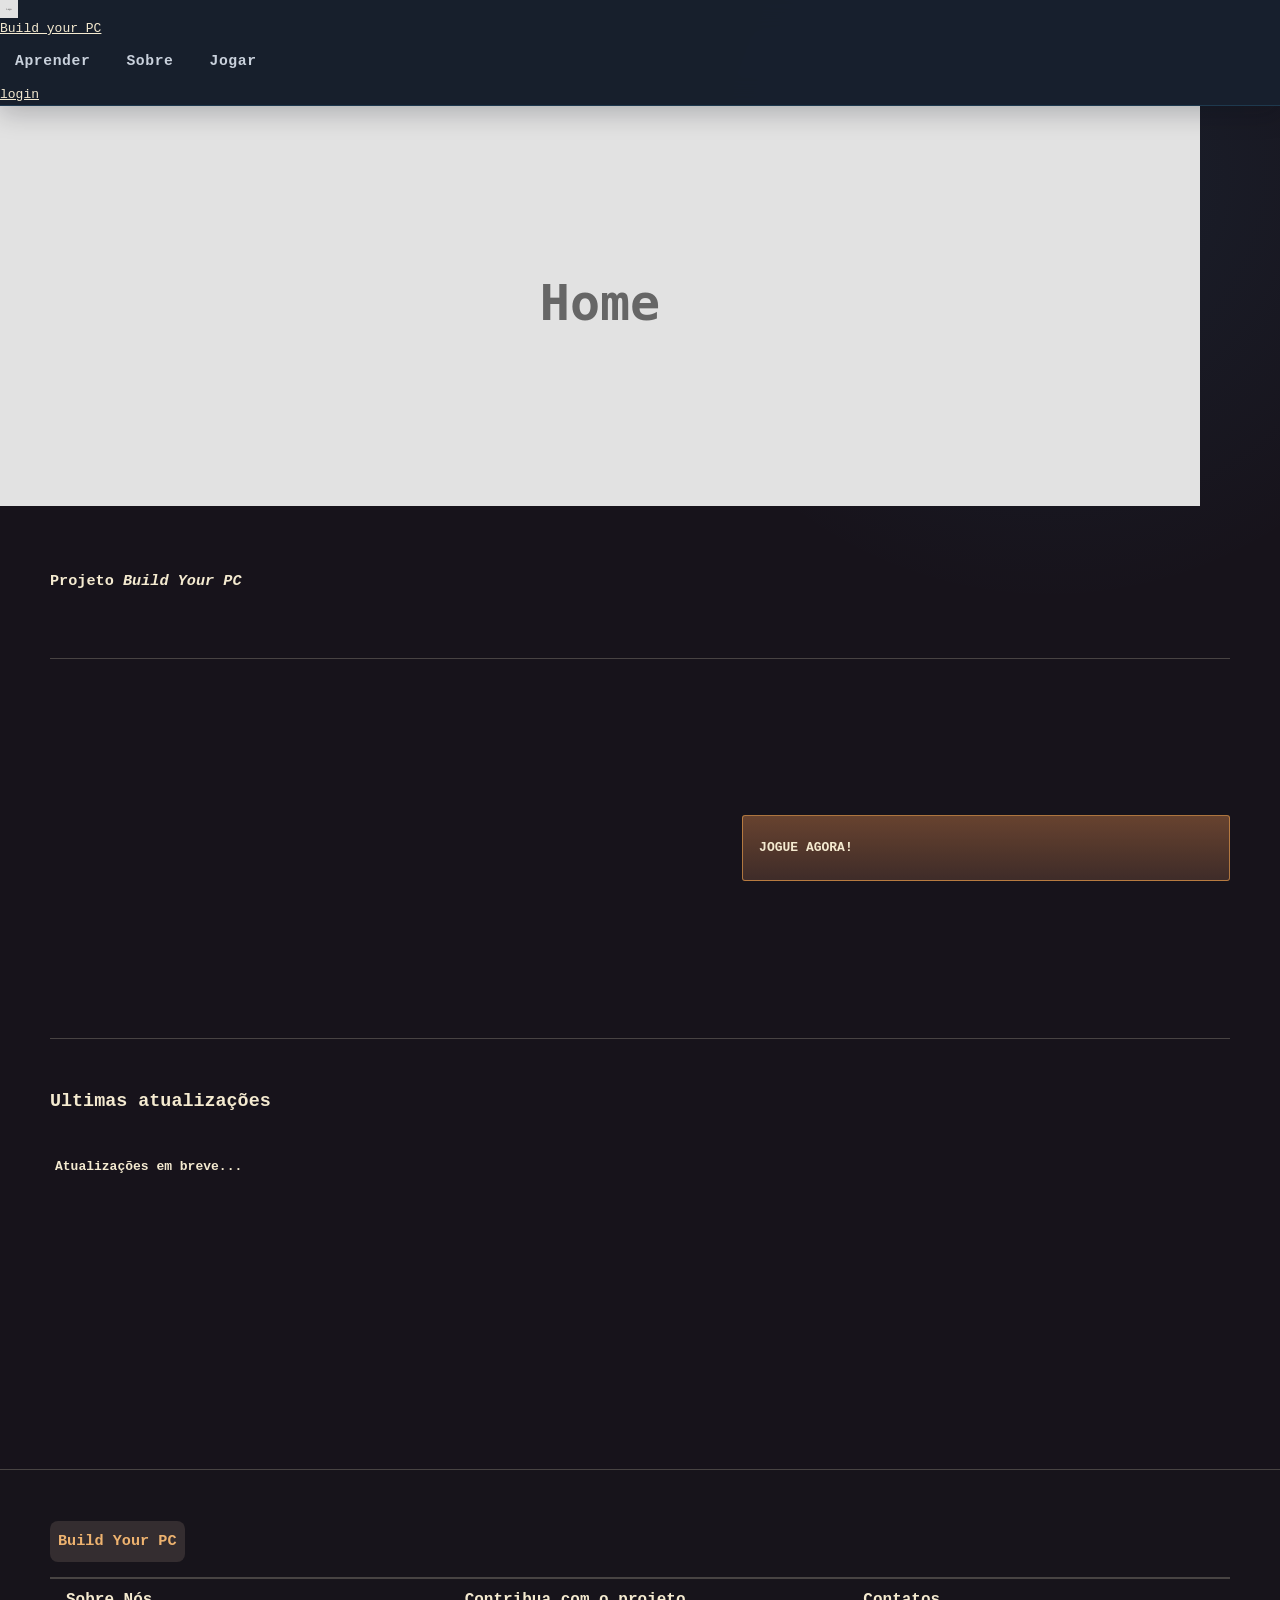
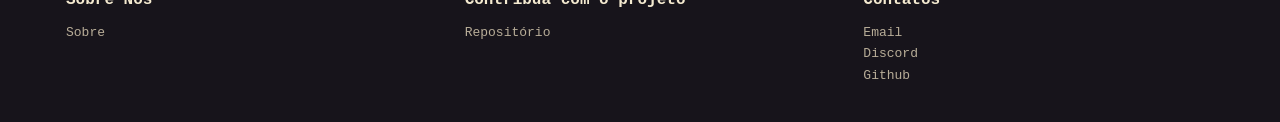
<file: pages/index.html>
<!DOCTYPE html>
<html lang="pt-br">

<head>
    <meta charset="UTF-8">
    <meta name="viewport" div class="content"="width=device-width, initial-scale=1.0">
    <link rel="stylesheet" href="/styles/style.css">
    <title>Build Your PC | Home</title>
</head>

<body>
    <header class="index-header">
        <div class="left-side">
            <div class="logo-and-name">
                <img src="[data-uri]"
                    width="18" alt="site_logo">
                <a href="/pages/index.html">Build your PC</a>
            </div>
            <div class="vertical-divider"></div> <!-- Como fazer uma divisão vertical melhor? -->
            <div class="pages">
                <a href="">Aprender</a>
                <a href="/pages/about.html">Sobre</a>
                <a href="/pages/game-menu.html">Jogar</a>
            </div>
        </div>
        <div class="right-side">
            <a href="" class="login">login</a>
        </div>
    </header>
    <main class="index-main">

        <img draggable="false"
            src="[data-uri]"
            alt="hero_image" class="hero-img">

        <div class="content">

            <h3>Projeto <i>Build Your PC</i></h3>

            <section class="game-demo-section">
                <iframe width="560" height="315" src="https://www.youtube.com/embed/aqz-KE-bpKQ?si=x69oGXrCXBpmPKDP"
                    title="YouTube video player" frameborder="0"
                    allow="accelerometer; autoplay; clipboard-write; encrypted-media; gyroscope; picture-in-picture; web-share"
                    referrerpolicy="strict-origin-when-cross-origin" allowfullscreen></iframe>
                <a href="/pages/game-menu.html" class="play-now-btn">Jogue Agora!</a>
            </section>

            <div class="updates">
                <h3>Ultimas atualizações</h3>

                <div class="update-view">
                    <h4>Atualizações em breve...</h4>
                </div>

                <template class="update_template">
                    <img draggable="false"
                        src="[data-uri]"
                        alt="" class="update_template_img">
                    <p class="update_template_date_upload">XX/XX/XXXX às XXhXX</p>
                    <p class="update_template_header">Título Update...</p>
                    <p class="update_template_paragraph">Corpo da matéria...</p>
                </template>
            </div>

        </div class="content">

    </main>
    <footer>
        <h3>Build Your PC</h3>
        <div class="horizontal-divisor"></div>
        <div class="footer-grid">
            <div class="col-about-us">
                <strong>Sobre Nós</strong>
                <a href="">Sobre</a>
            </div>
            <div class="col-contribute">
                <strong>Contribua com o projeto</strong>
                <a href="https://github.com/abreuhenrique/pcbuilding">Repositório</a>
            </div>
            <div class="col-contacts">
                <strong>Contatos</strong>
                <a href="mailto:">Email</a>
                <a href="http://" target="_blank" rel="noopener noreferrer">Discord</a>
                <a href="http://" target="_blank" rel="noopener noreferrer">Github</a>
            </div>
        </div>
    </footer>
</body>

</html>
</file>
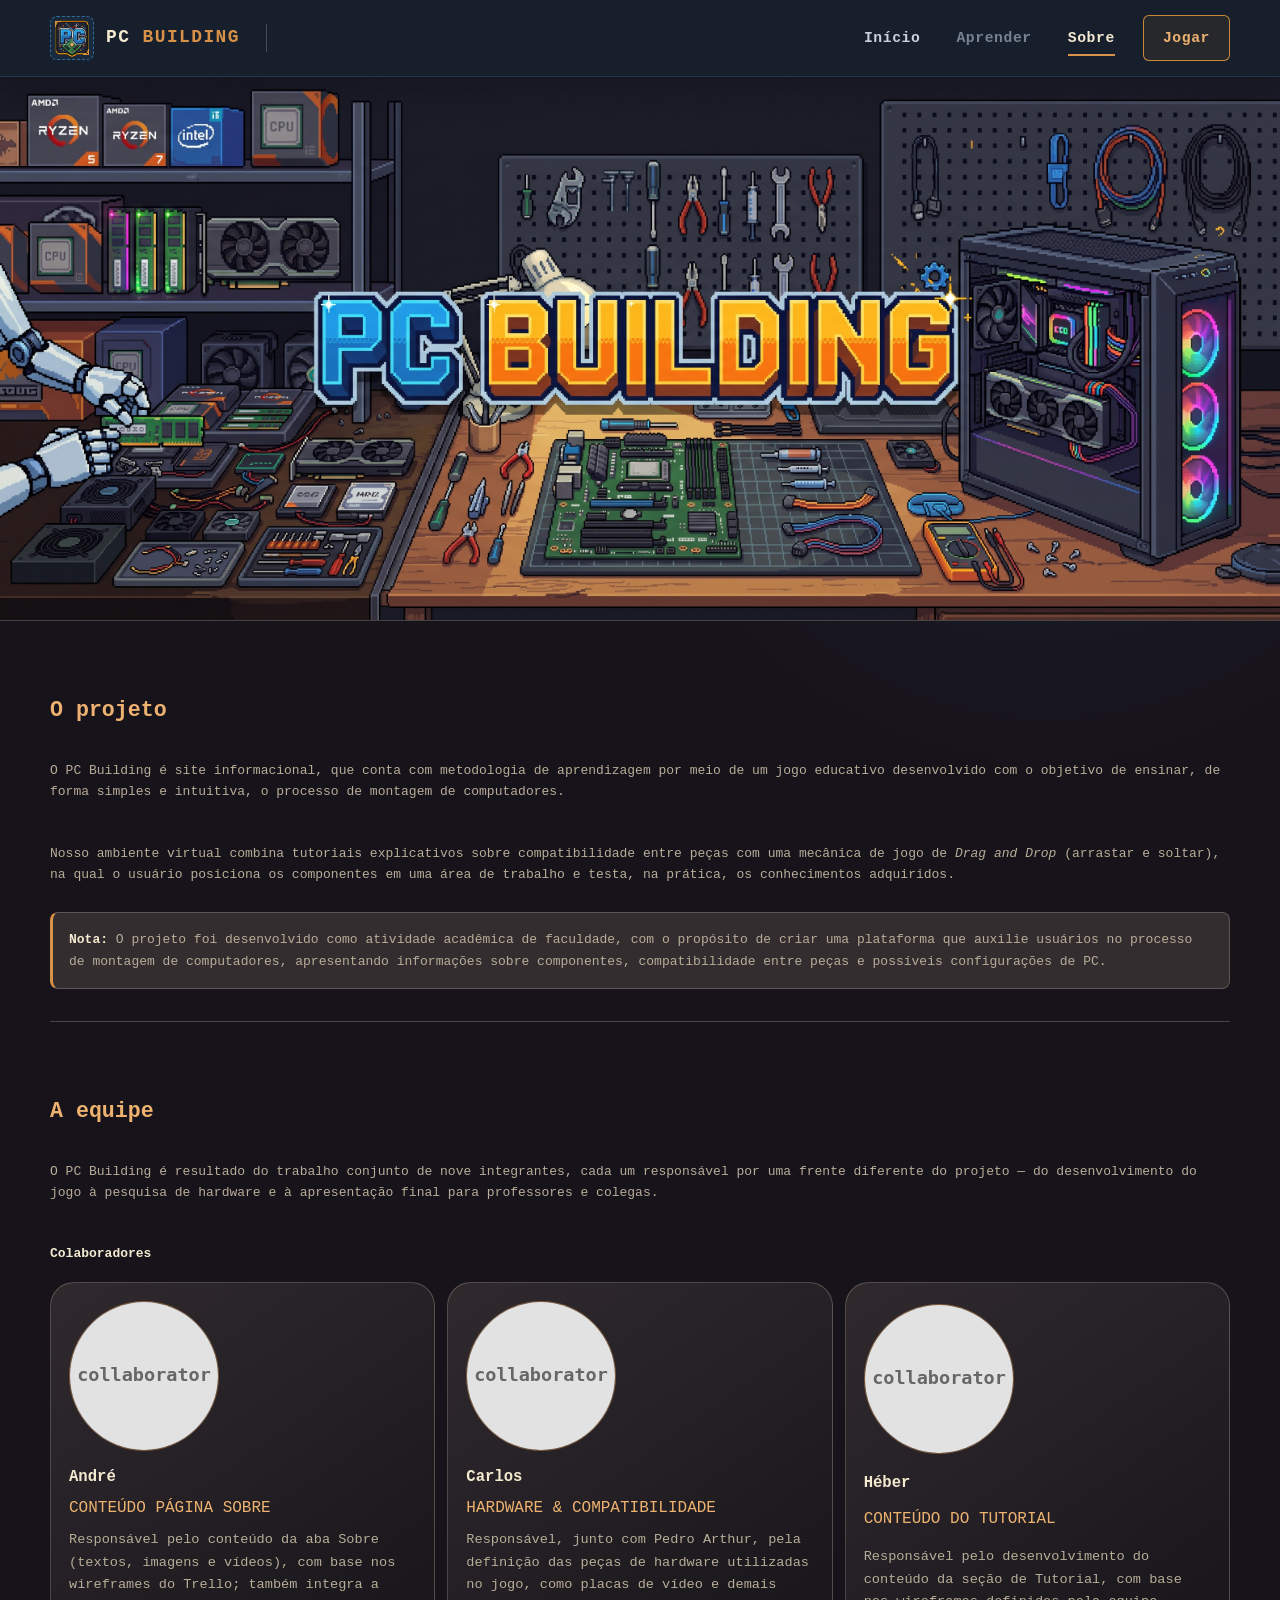
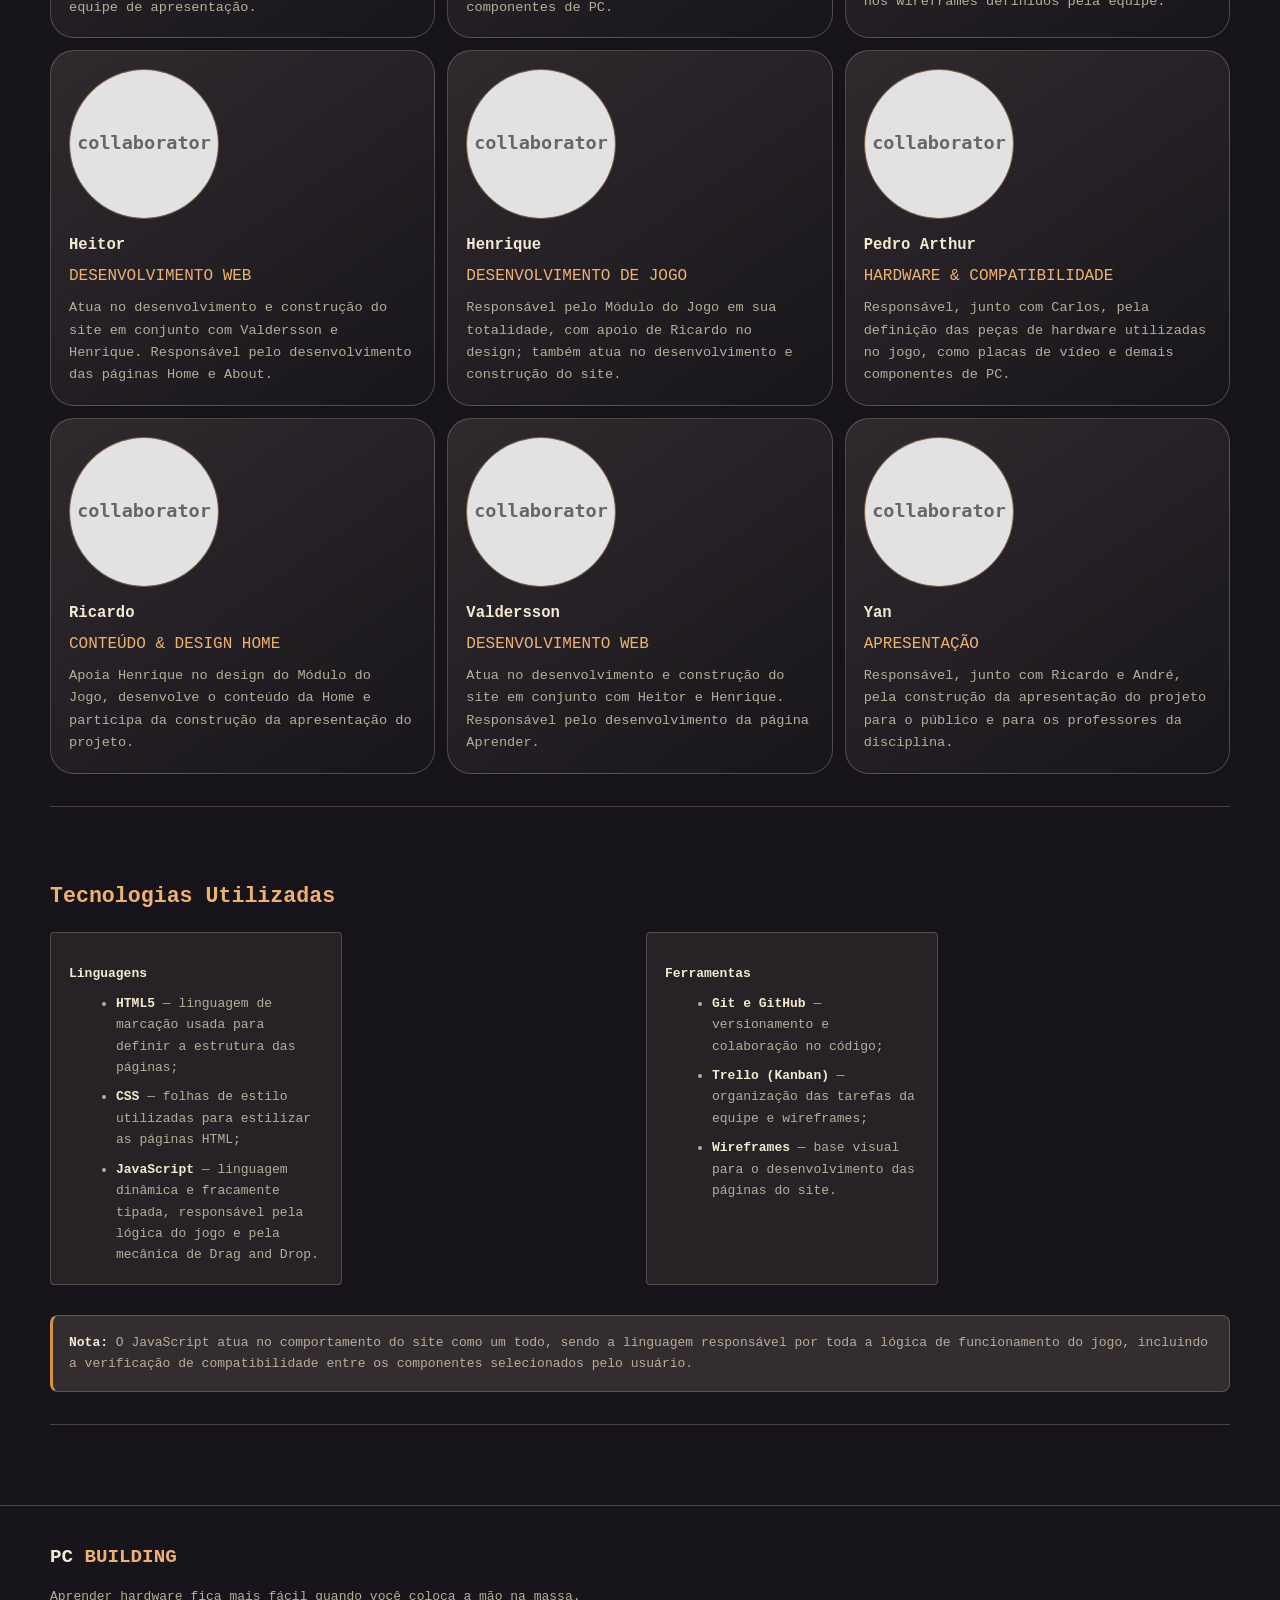
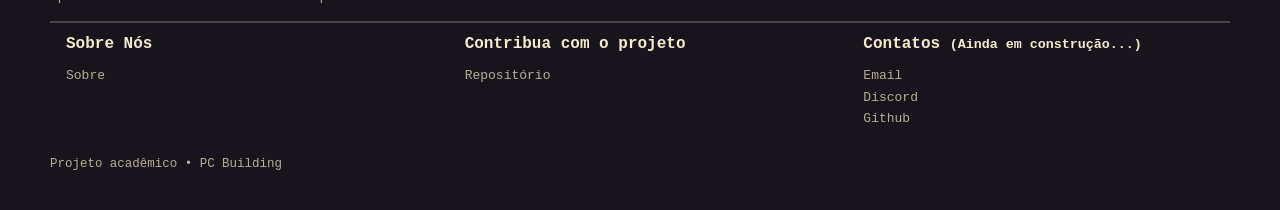
<file: pages/about.html>
<!DOCTYPE html>
<html lang="pt-br">

<head>
    <meta charset="UTF-8">
    <meta name="viewport" content="width=device-width, initial-scale=1.0">
    <link rel="stylesheet" href="/styles/style.css">
    <script defer src="/scripts/loadCollaborators.js"></script>
    <title>PC Building | Sobre</title>
</head>

<body>
    <header class="index-header">
        <nav class="navbar" aria-label="Navegação principal">
            <a class="brand" href="/index.html" aria-label="PC Building — página inicial">
                <span class="logo">
                    <img src="../assets/icon.png">
                </span>
                <span class="brand-name">PC <strong>Building</strong></span>
            </a>
            <div class="nav-divider" aria-hidden="true"></div>
            <div class="pages">
                <a href="/index.html">Início</a>
                <a href="" class="notworking" title="Em construção..." aria-disabled="true">Aprender</a>
                <a href="/pages/about.html" class="active" aria-current="page">Sobre</a>
                <a href="/pages/game-menu.html" class="nav-play">Jogar</a>
            </div>
        </nav>
    </header>
    <main class="index-main">

        <img draggable="false" src="../assets/banner.jpg" alt="Bancada virtual do projeto PC Building" class="main-img">

        <div class="content">

            <section class="About-project-section">
                <h3>O projeto</h3>

                <p>
                    O PC Building é site informacional, que conta com metodologia de aprendizagem por meio de um
                    jogo educativo desenvolvido com o objetivo de ensinar, de forma simples e intuitiva, o
                    processo de montagem de computadores.</p>
                <p>
                    Nosso ambiente virtual combina tutoriais explicativos sobre compatibilidade
                    entre peças com uma mecânica de jogo de <i>Drag and Drop</i> (arrastar e soltar), na qual o usuário
                    posiciona os componentes em uma área de trabalho e testa, na prática, os conhecimentos adquiridos.
                </p>

                <div class="note">
                    <strong>Nota:</strong> O projeto foi desenvolvido como atividade acadêmica de faculdade, com o
                    propósito de criar uma
                    plataforma que auxilie usuários no processo de montagem de computadores, apresentando
                    informações sobre componentes, compatibilidade entre peças e possíveis configurações de PC.
                </div>

            </section>

            <div class="About-group-section">
                <h3>A equipe</h3>

                <p>
                    O PC Building é resultado do trabalho conjunto de nove integrantes, cada um responsável por uma
                    frente diferente do projeto — do desenvolvimento do jogo à pesquisa de hardware e à apresentação
                    final para professores e colegas.
                </p>

                <h4>Colaboradores</h4>

                <div class="collaborators" id="collaborators-container"></div>

                <template id="collaborator-template">
                    <div class="collaborator">
                        <img src="" alt="collaborator-profile-picture" title="Em breve uma foto real..."
                            draggable="false" class="collaborator-profile-picture">
                        <p class="collaborator-name"></p>
                        <p class="collaborator-job"></p>
                        <p class="collaborator-resume"></p>
                    </div>
                </template>

            </div>

            <div class="About-tech-used">
                <h3>Tecnologias Utilizadas</h3>

                <div class="tech-used">
                    <div class="linguagens">
                        <h4>Linguagens</h4>

                        <ul>
                            <li>
                                <strong>HTML5</strong> — linguagem de marcação usada para
                                definir a estrutura das páginas;
                            </li>
                            <li>
                                <strong>CSS</strong> — folhas de estilo utilizadas para estilizar as páginas HTML;
                            </li>
                            <li>
                                <strong>JavaScript</strong> — linguagem dinâmica e fracamente tipada,
                                responsável pela lógica do jogo e pela mecânica de Drag and Drop.
                            </li>
                        </ul>
                    </div>

                    <div class="tools">
                        <h4>Ferramentas</h4>

                        <ul>
                            <li><strong>Git e GitHub</strong> — versionamento e colaboração no código;</li>
                            <li><strong>Trello (Kanban)</strong> — organização das tarefas da equipe e wireframes;</li>
                            <li><strong>Wireframes</strong> — base visual para o desenvolvimento das páginas do site.
                            </li>
                        </ul>
                    </div>
                </div>

                <div class="note">
                    <strong>Nota:</strong> O JavaScript atua no comportamento do site como um todo, sendo a linguagem
                    responsável por toda a
                    lógica de funcionamento do jogo, incluindo a verificação de compatibilidade entre os componentes
                    selecionados pelo usuário.
                </div>


            </div>
        </div>

    </main>
    <footer>
        <div class="footer-top">
            <h2>PC <strong>Building</strong></h2>
            <p>Aprender hardware fica mais fácil quando você coloca a mão na massa.</p>
        </div>
        <div class="horizontal-divisor"></div>
        <div class="footer-grid">
            <div class="col-about-us">
                <strong>Sobre Nós</strong>
                <a href="/pages/about.html" title="Você já está na página!">Sobre</a>
            </div>
            <div class="col-contribute">
                <strong>Contribua com o projeto</strong>
                <a href="https://github.com/abreuhenrique/pcbuilding">Repositório</a>
            </div>
            <div class="col-contacts">
                <strong>Contatos <small>(Ainda em construção...)</small></strong>
                <a href="mailto:">Email</a>
                <a href="http://" target="_blank" rel="noopener noreferrer">Discord</a>
                <a href="http://" target="_blank" rel="noopener noreferrer">Github</a>
            </div>
        </div>
        <p class="footer-bottom">Projeto acadêmico <span aria-hidden="true">•</span> PC Building</p>
    </footer>
</body>

</html>
</file>
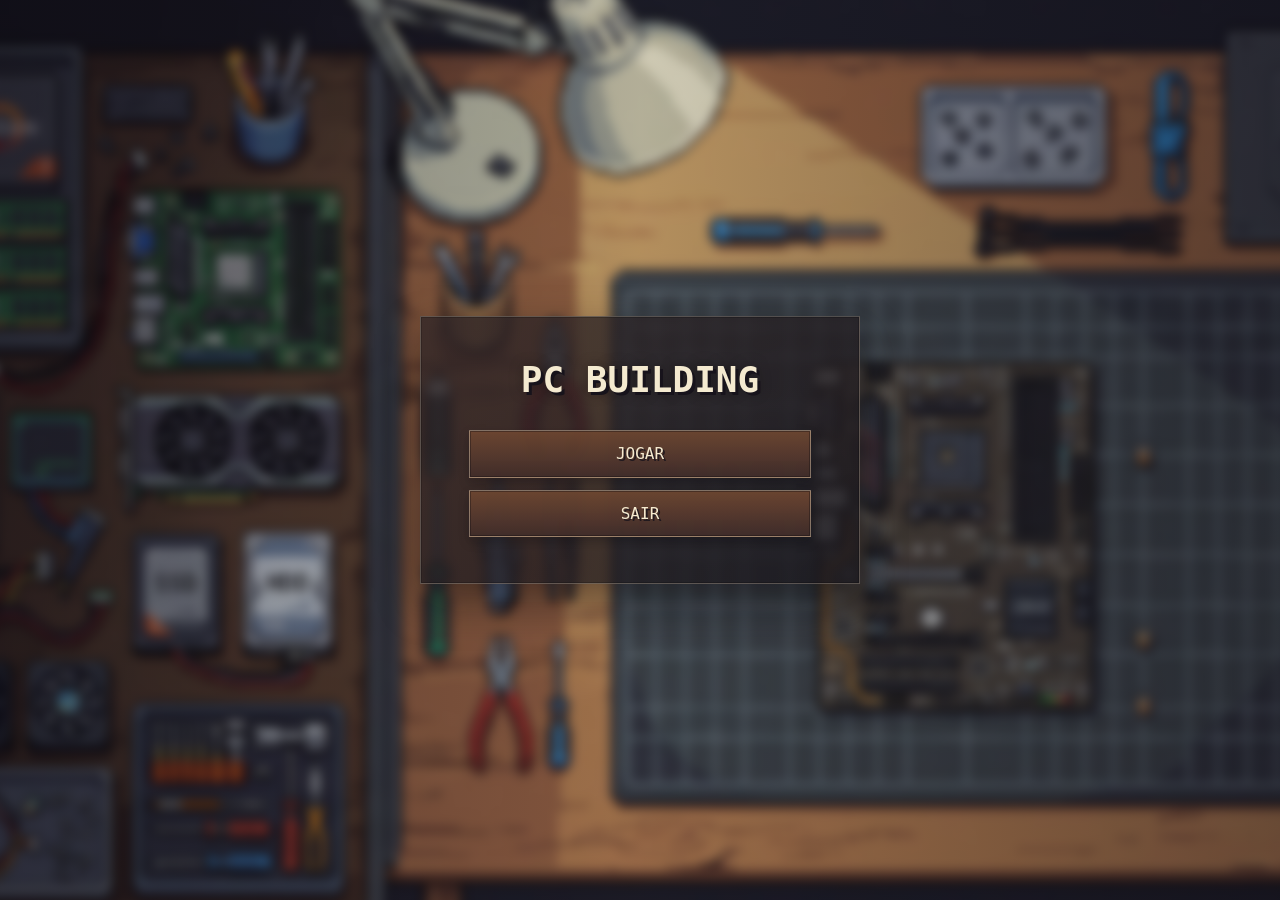
<file: pages/game-menu.html>
<!DOCTYPE html>
<html lang="pt-br">
<head>
    <meta charset="UTF-8">
    <meta name="viewport" content="width=device-width, initial-scale=1.0">
    <title>PC Building</title>
    <link rel="stylesheet" href="../styles/game-menu.css">
</head>
<body>
<main class="game-menu">
    <section class="menu-container">
            <h1>PC BUILDING</h1>
            <nav class="menu-actions">

                <a href="game-work-table.html" class="menu-button" id="start-game">
                    JOGAR
                </a>

                <a href="../index.html" class="menu-button">
                    SAIR
                </a>
            </nav>
    
    </section>
</main>

<section id="mobile-game-shell" class="mobile-game-shell" hidden aria-label="Jogo de montagem">
    <iframe id="mobile-game-frame" title="Mesa de montagem" allow="fullscreen"></iframe>
    <div class="rotate-device-notice" role="status">
        <span aria-hidden="true">↻</span>
        <p>Vire o celular para a horizontal para jogar.</p>
    </div>
    <button id="exit-mobile-game" class="exit-mobile-game" type="button" aria-label="Sair do jogo e da tela cheia" title="Sair do jogo">⤢</button>
</section>
    
<script src="../scripts/game-menu.js"></script>
</body>
</html>
</file>
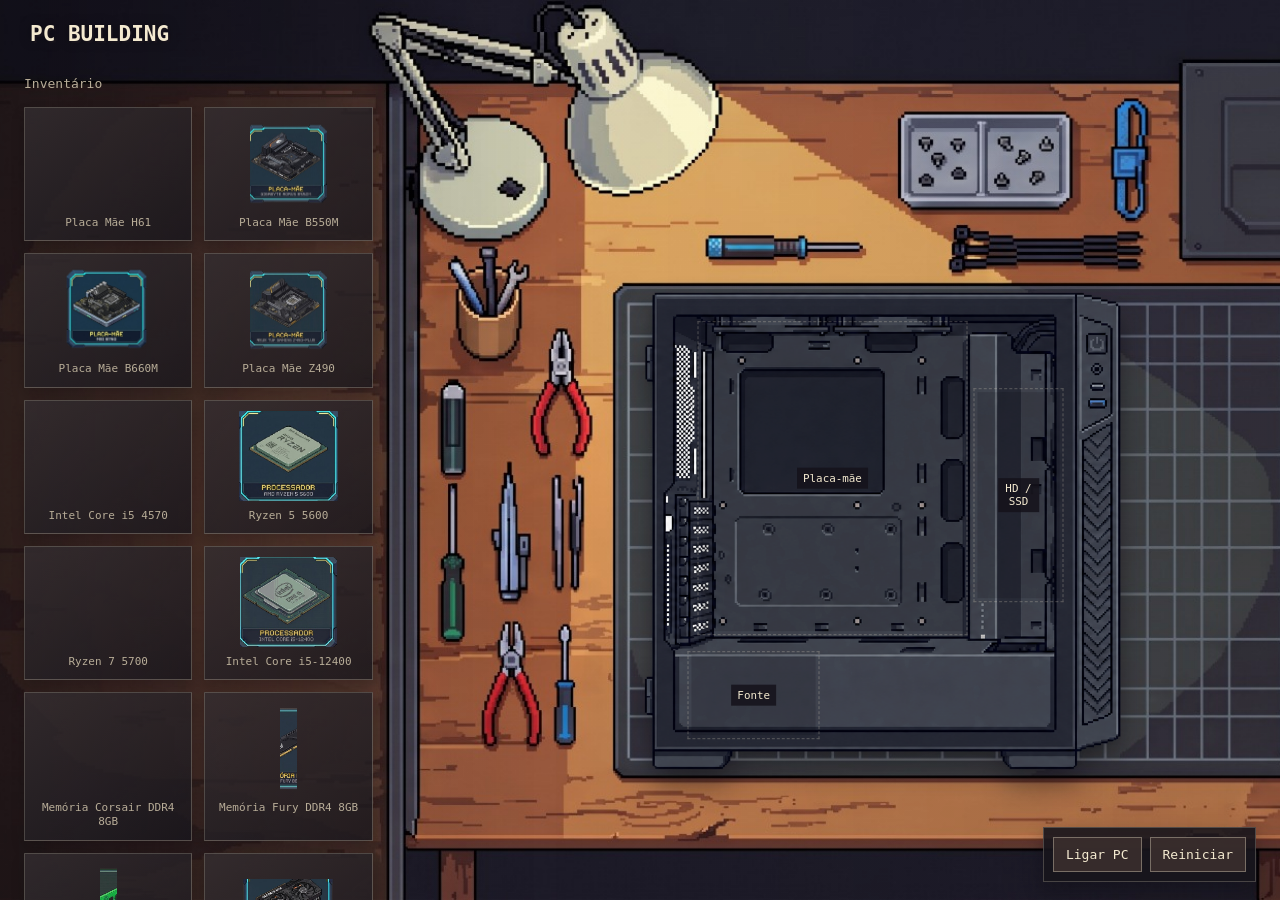
<file: pages/game-work-table.html>
<!DOCTYPE html>
<html lang="pt-br">
<head>
    <meta charset="UTF-8">
    <meta name="viewport" content="width=device-width, initial-scale=1.0">
    <title>Mesa de montagem | PC Building</title>
    <link rel="stylesheet" href="../styles/game.css">
</head>
<body>
    <header><h1>PC BUILDING</h1></header>
    <main>
        <div id="game">
            <section id="inventory">
                <h2>Inventário</h2>
            </section>

            <section id="work-table" aria-label="Mesa de montagem">
                <div id="case">
                    <div class="case-art component-art" data-asset="gabinete">
                        <img src="../assets/components/gabinete.png" alt="Gabinete na mesa de montagem" draggable="false">
                    </div>
                    <div class="drop-zone motherboard-zone" data-accept="placaMae">
                        <span>Placa-mãe</span>
                        <div class="drop-zone cpu-zone" data-accept="processador">
                            <span>Processador</span>
                        </div>
                        <div class="drop-zone ram-zone ram-slot-1" data-accept="ram" aria-label="Slot de memória RAM 1">
                            <span>RAM 1</span>
                        </div>
                        <div class="drop-zone ram-zone ram-slot-2" data-accept="ram" aria-label="Slot de memória RAM 2">
                            <span>RAM 2</span>
                        </div>
                        <div class="drop-zone ram-zone ram-slot-3" data-accept="ram" aria-label="Slot de memória RAM 3">
                            <span>RAM 3</span>
                        </div>
                        <div class="drop-zone ram-zone ram-slot-4" data-accept="ram" aria-label="Slot de memória RAM 4">
                            <span>RAM 4</span>
                        </div>
                        <div class="drop-zone video-card-zone" data-accept="placaDeVideo">
                            <span>Placa de Vídeo</span>
                        </div>
                    </div>
                    <div class="drop-zone storage-zone" data-accept="armazenamento">
                        <span>HD / SSD</span>
                    </div>
                    <div class="drop-zone power-supply-zone" data-accept="fonte">
                        <span>Fonte</span>
                    </div>
                </div>
                <section id="actions">
                    <h2>Ações</h2>
                    <button id="turn-on">Ligar PC</button>
                    <button id="reset">Reiniciar</button>
                    <div id="feedback" role="status" aria-live="polite"></div>
                </section>
            </section>
        </div>
    </main>

    <section id="completion-screen" class="completion-screen" aria-hidden="true" hidden>
        <div class="completion-dialog" role="dialog" aria-modal="true" aria-label="Montagem concluída">
            <video id="completion-video" playsinline preload="metadata" disablepictureinpicture>
                <source src="../assets/videos/montagem-concluida.mp4" type="video/mp4">
                Seu navegador não suporta a reprodução deste vídeo.
            </video>
            <button id="close-completion" type="button">Voltar para a bancada</button>
        </div>
    </section>

    <script src="../scripts/game.js"></script>
</body>
</html>
</file>
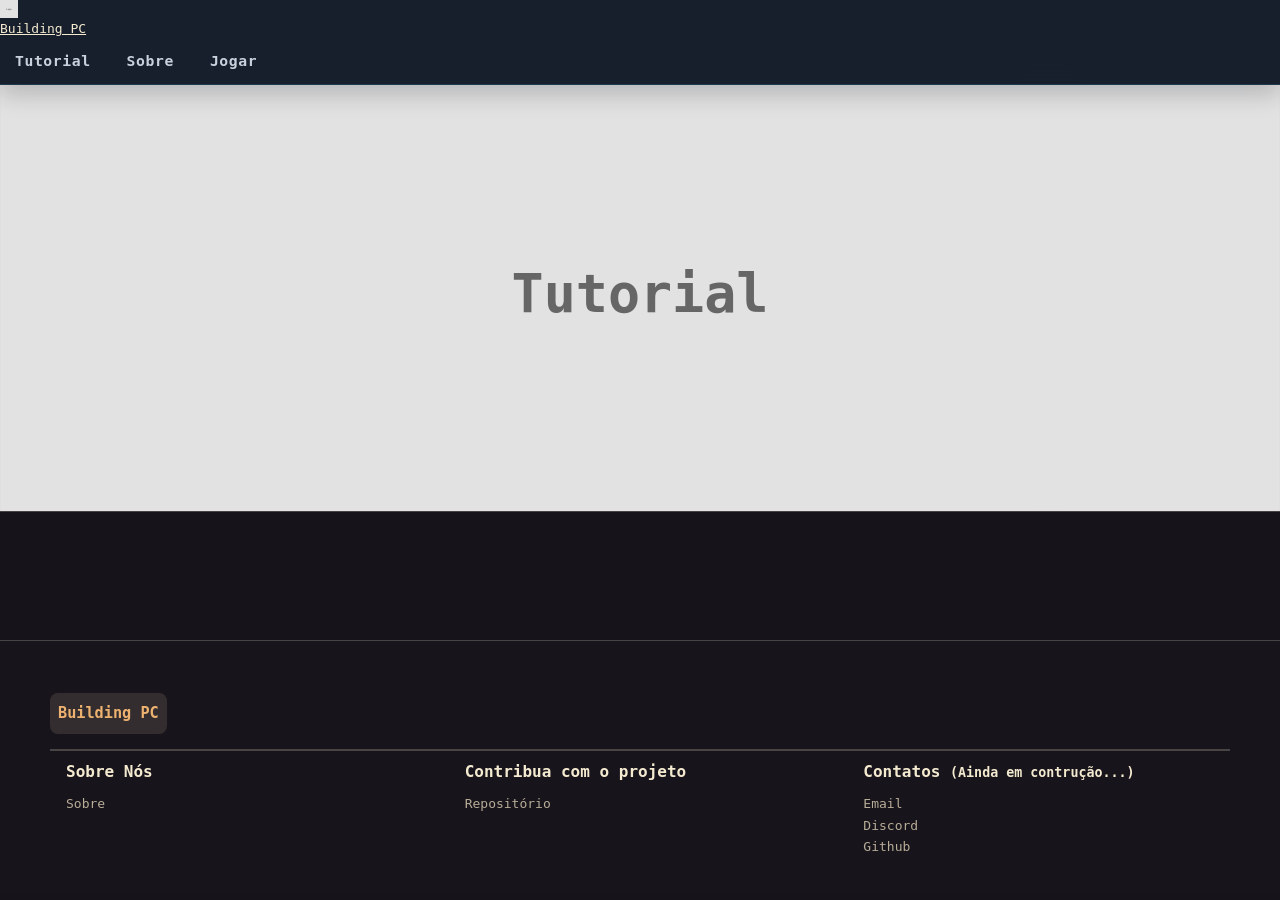
<file: pages/tutorial.html>
<!DOCTYPE html>
<html lang="pt-br">

<head>
    <meta charset="UTF-8">
    <meta name="viewport" div class="content"="width=device-width, initial-scale=1.0">
    <link rel="stylesheet" href="/styles/style.css">
    <title>Building PC | Tutorial</title>
</head>

<body>
    <header class="index-header">
        <section class="left-side">
            <div class="logo-and-name">
                <img src="[data-uri]"
                    width="18" alt="site_logo">
                <a href="/index.html">Building PC</a>
            </div>
            <div class="vertical-divider"></div> <!-- Como fazer uma divisão vertical melhor? -->
            <div class="pages">
                <a href="/pages/tutorial.html">Tutorial</a>
                <a href="/pages/about.html">Sobre</a>
                <a href="/pages/game-menu.html">Jogar</a>
            </div>
        </section>
    </header>
    <main class="index-main">

        <img draggable="false"
            src="[data-uri]"
            alt="main_image" class="main-img">

        <section class="content">

        </section class="content">

    </main>
    <footer>
        <h3>Building PC</h3>
        <div class="horizontal-divisor"></div>
        <section class="footer-grid">
            <div class="col-about-us">
                <strong>Sobre Nós</strong>
                <a href="">Sobre</a>
            </div>
            <div class="col-contribute">
                <strong>Contribua com o projeto</strong>
                <a href="https://github.com/abreuhenrique/pcbuilding">Repositório</a>
            </div>
            <div class="col-contacts">
                <strong>Contatos <small>(Ainda em contrução...)</small></strong>
                <a href="mailto:">Email</a>
                <a href="http://" target="_blank" rel="noopener noreferrer">Discord</a>
                <a href="http://" target="_blank" rel="noopener noreferrer">Github</a>
            </div>
        </section>
    </footer>
</body>

</html>
</file>
<file: styles/style.css>
/* ========== IDENTIDADE E BASE ========== */
:root {
    --blue: #d89248;
    --blue-bright: #edb26f;
    --navy: #241e23;
    --navy-deep: #17131b;
    --slate: #342d30;
    --gray: #514344;
    --orange: #d89248;
    --orange-light: #edb26f;
    --cream: #f4ead0;
    --white: #f4ead0;
    --muted: #b8ad98;
    --border: rgba(244, 234, 208, 0.22);
    --shadow: 0 18px 45px rgba(8, 7, 11, 0.42);
    --content-width: 1180px;
    --radius: 5px;
    --font-display: monospace;
    --font-body: monospace;
    --spacing-sm: 8px;
    --spacing-md: 16px;
    --spacing-lg: 24px;
    --content-text-color: var(--white);
    --header-bgcolor: var(--slate);
    --footer-border-color: var(--border);
    --header-text-color: var(--orange-light);
    --header-items-gbcolor: var(--slate);
    --header-divider-color: var(--border);
    --footer-links-text-color: var(--muted);
    --page-bgcolor: var(--navy-deep);
}

*, *::before, *::after { box-sizing: border-box; }

html {
    min-width: 320px;
    scroll-behavior: smooth;
    scroll-padding-top: 92px;
}

body {
    min-width: 320px;
    min-height: 100vh;
    margin: 0;
    overflow-x: hidden;
    color: var(--white);
    font-family: var(--font-body);
    line-height: 1.65;
    background: radial-gradient(circle at 82% 10%, rgba(63, 169, 232, 0.09), transparent 27rem), var(--navy-deep);
}

img, video { display: block; max-width: 100%; }
a { color: inherit; }
button, a { -webkit-tap-highlight-color: transparent; }
::selection { color: var(--navy-deep); background: var(--orange); }

/* ========== NAVBAR ========== */
.index-header {
    position: sticky;
    top: 0;
    z-index: 100;
    border-bottom: 1px solid rgba(63, 169, 232, 0.18);
    background: rgba(24, 32, 46, 0.94);
    box-shadow: 0 8px 24px rgba(7, 11, 18, 0.22);
    backdrop-filter: blur(14px);
}

.navbar {
    display: flex;
    width: min(calc(100% - 40px), var(--content-width));
    min-height: 76px;
    margin: 0 auto;
    align-items: center;
}

.brand {
    display: inline-flex;
    min-width: max-content;
    align-items: center;
    gap: 12px;
    color: var(--white);
    text-decoration: none;
}

.logo {
    position: relative;
    display: grid;
    width: 44px;
    height: 44px;
    flex: 0 0 44px;
    place-items: center;
    overflow: hidden;
    border: 1px dashed rgba(63, 169, 232, 0.55);
    border-radius: 7px;
    background: rgba(63, 169, 232, 0.08);
}

.logo::before, .logo::after {
    position: absolute;
    z-index: 2;
    width: 6px;
    height: 6px;
    content: "";
    border-color: var(--orange);
    border-style: solid;
    pointer-events: none;
}

.logo::before { top: 4px; left: 4px; border-width: 1px 0 0 1px; }
.logo::after { right: 4px; bottom: 4px; border-width: 0 1px 1px 0; }
.logo img { width: 100%; height: 100%; object-fit: cover; }
.logo img[src^="data:image/svg+xml"] { opacity: 0; }

.brand-name {
    font-family: var(--font-display);
    font-size: 1.12rem;
    font-weight: 700;
    letter-spacing: 0.08em;
    text-transform: uppercase;
}

.brand-name strong { color: var(--blue); }
.nav-divider { width: 1px; height: 28px; margin: 0 26px; background: var(--border); }

.pages {
    display: flex;
    margin-left: auto;
    align-items: center;
    gap: 6px;
}

.pages a {
    position: relative;
    padding: 10px 15px;
    color: #c9d1dc;
    font-family: var(--font-display);
    font-size: 0.92rem;
    font-weight: 700;
    letter-spacing: 0.04em;
    text-decoration: none;
    transition: color 180ms ease, background-color 180ms ease, transform 180ms ease;
}

.pages a::after {
    position: absolute;
    right: 15px;
    bottom: 4px;
    left: 15px;
    height: 2px;
    content: "";
    background: var(--blue);
    transform: scaleX(0);
    transform-origin: right;
    transition: transform 180ms ease;
}

.pages a:hover, .pages a:focus-visible, .pages a.active { color: var(--white); outline: none; }
.pages a:hover::after, .pages a:focus-visible::after, .pages a.active::after { transform: scaleX(1); transform-origin: left; }
.pages a.notworking { color: #768392; cursor: not-allowed; }
.pages a.notworking::after { display: none; }

.pages .nav-play {
    margin-left: 7px;
    padding-inline: 19px;
    border: 1px solid rgba(242, 163, 59, 0.8);
    border-radius: 6px;
    color: var(--orange-light);
    background: rgba(242, 163, 59, 0.07);
}

.pages .nav-play::after { display: none; }
.pages .nav-play:hover, .pages .nav-play:focus-visible { color: var(--navy-deep); background: var(--orange); transform: translateY(-1px); }

/* ========== HERO ========== */
.hero {
    position: relative;
    display: grid;
    width: min(calc(100% - 40px), var(--content-width));
    min-height: calc(100vh - 76px);
    margin: 0 auto;
    padding: clamp(66px, 9vw, 120px) 0;
    align-items: center;
    grid-template-columns: minmax(0, 0.9fr) minmax(0, 1.1fr);
    gap: clamp(48px, 7vw, 92px);
}

.hero::before {
    position: absolute;
    top: 9%;
    left: -8%;
    width: 280px;
    height: 280px;
    content: "";
    opacity: 0.22;
    background-image: linear-gradient(rgba(63, 169, 232, 0.25) 1px, transparent 1px), linear-gradient(90deg, rgba(63, 169, 232, 0.25) 1px, transparent 1px);
    background-size: 22px 22px;
    mask-image: linear-gradient(to bottom right, #000, transparent 70%);
    pointer-events: none;
}

.hero-copy, .hero-visual { position: relative; z-index: 1; }

.eyebrow, .section-kicker {
    margin: 0 0 16px;
    color: var(--blue-bright);
    font-family: var(--font-display);
    font-size: 0.78rem;
    font-weight: 700;
    letter-spacing: 0.18em;
    text-transform: uppercase;
}

.eyebrow { display: flex; align-items: center; gap: 10px; }
.eyebrow span { width: 24px; height: 2px; background: var(--orange); box-shadow: 7px 4px 0 -0.5px var(--orange); }

.hero h1 {
    max-width: 660px;
    margin: 0;
    color: var(--cream);
    font-family: var(--font-display);
    font-size: 3.75rem;
    font-weight: 700;
    letter-spacing: 0;
    line-height: 0.98;
}

.hero h1 strong { color: var(--blue); font-weight: inherit; }
.hero-description { max-width: 620px; margin: 26px 0 0; color: var(--muted); font-size: clamp(1rem, 1.5vw, 1.1rem); }
.hero-actions { display: flex; margin-top: 34px; flex-wrap: wrap; gap: 12px; }

.button, .play-now-btn {
    display: inline-flex;
    min-height: 48px;
    padding: 12px 22px;
    align-items: center;
    justify-content: center;
    gap: 14px;
    border: 1px solid transparent;
    border-radius: 7px;
    font-family: var(--font-display);
    font-size: 0.9rem;
    font-weight: 800;
    letter-spacing: 0.055em;
    text-decoration: none;
    text-transform: uppercase;
    transition: transform 180ms ease, background-color 180ms ease, border-color 180ms ease, box-shadow 180ms ease;
}

.button-primary, .play-now-btn { color: #17202d; background: var(--orange); box-shadow: 0 8px 22px rgba(242, 163, 59, 0.18); }
.button-primary:hover, .button-primary:focus-visible, .play-now-btn:hover, .play-now-btn:focus-visible { outline: none; background: var(--orange-light); box-shadow: 0 11px 27px rgba(242, 163, 59, 0.27); transform: translateY(-2px); }
.button-secondary { border-color: rgba(63, 169, 232, 0.45); color: var(--white); background: rgba(63, 169, 232, 0.08); }
.button-secondary:hover, .button-secondary:focus-visible { border-color: var(--blue); outline: none; background: rgba(63, 169, 232, 0.15); transform: translateY(-2px); }

.hero-highlights { display: flex; margin: 44px 0 0; padding: 0; list-style: none; gap: 26px; }
.hero-highlights li { position: relative; display: flex; align-items: center; gap: 8px; color: #d3d9e1; font-family: var(--font-display); font-size: 0.76rem; font-weight: 700; letter-spacing: 0.08em; text-transform: uppercase; }
.hero-highlights li + li::before { position: absolute; left: -13px; width: 1px; height: 18px; content: ""; background: var(--border); }
.hero-highlights span { color: var(--orange); font-family: monospace; font-size: 0.68rem; }

.hero-visual { margin: 0; }
.image-frame { position: relative; padding: 8px; border: 1px solid rgba(63, 169, 232, 0.34); border-radius: 8px; background: rgba(37, 45, 59, 0.58); box-shadow: var(--shadow); }
.image-frame::before, .image-frame::after { position: absolute; z-index: 2; width: 25%; height: 25%; content: ""; pointer-events: none; }
.image-frame::before { top: -5px; left: -5px; border-top: 2px solid var(--orange); border-left: 2px solid var(--orange); }
.image-frame::after { right: -5px; bottom: -5px; border-right: 2px solid var(--blue); border-bottom: 2px solid var(--blue); }
.image-frame img { width: 100%; aspect-ratio: 16 / 10; border-radius: 4px; object-fit: cover; object-position: 58% center; }

.hero-visual figcaption {
    position: absolute;
    right: 20px;
    bottom: -21px;
    display: flex;
    padding: 10px 14px;
    align-items: center;
    gap: 8px;
    border: 1px solid var(--border);
    border-radius: 5px;
    color: #c4ccd5;
    font-family: monospace;
    font-size: 0.68rem;
    letter-spacing: 0.04em;
    text-transform: uppercase;
    background: var(--slate);
    box-shadow: 0 8px 22px rgba(3, 8, 14, 0.3);
}

.index-main {

    .main-img {
        user-select: none;
        width: 100%;
    }

    .content {
        display: flex;
        flex-direction: column;
        width: min(calc(100% - 40px), var(--content-width));
        margin: 48px auto 80px;
        gap: var(--spacing-lg);
        color: var(--content-text-color);

        .game-demo-section {
            display: inherit;
            flex-direction: column;
            justify-content: center;
            align-items: center;
            margin-bottom: 20px;
            gap: var(--spacing-sm);
        }

        .play-now-btn {
            all: unset;
            cursor: pointer;
            text-transform: uppercase;
            color: #eff2f5;
            background-color: teal;
            border-radius: var(--spacing-md);
            padding: var(--spacing-md);
        }

        .updates {
            display: flex;
            gap: var(--spacing-sm);
            flex-direction: column;

            .update-view {
                display: inherit;
                gap: var(--spacing-md);
                height: 250px;
                overflow-x: scroll;
                scroll-behavior: smooth;
                scrollbar-width: none;
                justify-content: flex-start;
                align-items: stretch;
                margin: 5px 2px;
                padding: 5px 3px;

                .update_template {
                    box-sizing: border-box;
                    display: flex;
                    flex: 0 0 15rem;
                    flex-direction: column;
                    gap: var(--spacing-sm);
                    overflow: hidden;
                    padding: var(--spacing-sm);
                    border: 0;
                    border-radius: var(--spacing-sm);
                    background-color: var(--footer-border-color);
                    color: var(--content-text-color);
                    font: inherit;
                    text-align: left;
                    cursor: pointer;

                    &:hover,
                    &:focus-visible {
                        opacity: 0.5;
                    }

                    .update_template_img {
                        width: 100%;
                        height: 110px;
                        object-fit: cover;
                    }

                    .update_template_header {
                        font-weight: bold;
                    }

                    .update_template_paragraph {
                        font-size: 0.9rem;
                        display: -webkit-box;
                        overflow: hidden;
                        -webkit-box-orient: vertical;
                        -webkit-line-clamp: 3;
                    }
                }

                .updates-status {
                    align-self: center;
                }
            }
        }

        /* About content */

        .About-project-section,
        .About-group-section,
        .About-tech-used {
            display: flex;
            flex-direction: column;
            gap: var(--spacing-sm);

            h3 {
                font-style: italic;
            }

            h4 {
                margin: var(--spacing-sm) 0;
            }

            .note {
                background-color: var(--header-bgcolor);
                padding: var(--spacing-md);
                border-radius: var(--spacing-sm);
            }

            /* Exclusive in group section */
            .collaborators {
                display: inherit;
                flex-direction: row;
                flex-wrap: wrap;
                gap: var(--spacing-md);
                align-self: center;
                width: 90%;

                .collaborator {
                    display: inherit;
                    flex-direction: column;
                    flex: 1 0 calc(25% - 10px);
                    background-color: var(--footer-border-color);
                    width: fit-content;
                    justify-content: stretch;
                    padding: var(--spacing-lg);
                    border-radius: var(--spacing-lg);

                    .collaborator-profile-picture {
                        align-self: center;
                        border-radius: 50%;
                        width: 150px;
                    }

                    .collaborator-name {
                        font-size: larger;
                    }

                    .collaborator-job {
                        color: var(--header-text-color);
                        text-transform: uppercase;
                        font-size: large;
                        font: bolder;
                    }
                }
            }

            .tech-used {
                display: inherit;
                flex-direction: row;
                margin-bottom: var(--spacing-md);
                gap: var(--spacing-sm);
                align-self: center;
                width: 90%;

                .linguagens,
                .tools {
                    width: 50%;

                    ul {
                        margin-left: 25px;
                    }
                }
            }
        }
    }
}

.update-modal {
    position: fixed;
    inset: 50% auto auto 50%;
    transform: translate(-50%, -50%);
    width: min(90vw, 42rem);
    max-height: 85vh;
    overflow-y: auto;
    padding: var(--spacing-lg);
    border: 1px solid var(--header-divider-color);
    border-radius: var(--spacing-md);
    background-color: var(--page-bgcolor);
    color: var(--content-text-color);

    &::backdrop {
        background-color: rgb(0 0 0 / 70%);
    }

    .update-modal-close {
        float: right;
        border: 0;
        background: none;
        color: inherit;
        font-size: 1.75rem;
        line-height: 1;
        cursor: pointer;
    }

    .update-modal-img {
        display: block;
        width: 100%;
        max-height: 18rem;
        margin-bottom: var(--spacing-md);
        object-fit: cover;
    }

    h2 {
        margin-bottom: var(--spacing-sm);
    }

    p {
        margin-top: var(--spacing-md);
        line-height: 1.5;
        white-space: pre-line;
    }
}

footer {
    margin: var(--spacing-md);
    border: 2px solid var(--footer-border-color);
    padding: var(--spacing-sm);
    height: fit-content;

    h3 {
        background-color: var(--header-items-gbcolor);
        color: var(--header-text-color);
        padding: var(--spacing-sm);
        border-radius: var(--spacing-sm);
        width: fit-content;
    }

    .horizontal-divisor {
        border-bottom: 2px solid var(--header-divider-color);
        margin: var(--spacing-sm) 0;
    }

    .footer-grid {
        display: grid;
        grid-template-columns: repeat(3, 2fr);
        gap: var(--spacing-md);

        strong {
            font-size: large;
            color: var(--content-text-color);
            margin-bottom: var(--spacing-sm);
        }

        .col-about-us,
        .col-contribute,
        .col-contacts {
            display: flex;
            flex-direction: column;
            padding: 0 var(--spacing-md);

            a {
                all: unset;
                cursor: pointer;
                width: fit-content;
                color: var(--footer-links-text-color);
            }
        }
    }
}

.image-frame,
.feature-card,
.update_template,
.collaborator,
.note,
.tech-used > div {
    border-radius: 4px;
}

.index-main .content {
    gap: 48px;
}

.index-main .content .section-heading {
    max-width: 760px;
    margin-bottom: 28px;
}

.section-kicker {
    color: var(--orange-light);
}

.section-heading h2,
.demo-copy h3,
.index-main .content h3,
.index-main .content h4 {
    color: var(--cream);
    font-family: var(--font-display);
}

.section-heading h2 {
    margin: 0 0 12px;
    font-size: 2rem;
}

.section-heading p:last-child,
.demo-copy p,
.index-main .content .About-project-section > p,
.index-main .content .About-group-section > p {
    color: var(--muted);
}

.index-main .content .feature-grid {
    display: grid;
    grid-template-columns: repeat(3, minmax(0, 1fr));
    gap: 12px;
}

.feature-card {
    display: flex;
    min-width: 0;
    padding: 20px;
    gap: 14px;
    border: 1px solid var(--border);
    background: linear-gradient(145deg, rgba(52, 45, 48, 0.88), rgba(24, 22, 28, 0.88));
}

.feature-card.featured {
    border-color: rgba(216, 146, 72, 0.58);
}

.feature-number {
    color: var(--orange-light);
    font-family: monospace;
}

.feature-card h3 {
    margin: 0 0 8px;
    font-size: 1rem;
}

.feature-card p {
    margin: 0;
    color: var(--muted);
    font-size: 0.9rem;
}

.index-main .content .game-demo-section {
    display: grid;
    grid-template-columns: minmax(0, 1.15fr) minmax(0, 0.85fr);
    align-items: center;
    gap: 32px;
    margin: 0;
    padding: 32px 0;
    border-top: 1px solid var(--border);
    border-bottom: 1px solid var(--border);
}

.video-frame {
    min-width: 0;
    overflow: hidden;
    border: 1px solid var(--border);
    background: var(--navy);
}

.video-frame video {
    display: block;
    width: 100%;
    aspect-ratio: 16 / 9;
    object-fit: contain;
}

.demo-copy h3 {
    margin: 0 0 12px;
    font-size: 1.4rem;
}

.demo-copy p {
    margin: 0 0 18px;
}

.index-main .content .play-now-btn {
    all: unset;
    display: inline-flex;
    min-height: 44px;
    padding: 10px 16px;
    align-items: center;
    gap: 12px;
    border: 1px solid rgba(216, 146, 72, 0.72);
    border-radius: 3px;
    color: var(--ink);
    font-family: var(--font-display);
    font-weight: 700;
    text-decoration: none;
    text-transform: uppercase;
    background: linear-gradient(180deg, rgba(111, 71, 49, 0.92), rgba(65, 45, 42, 0.95));
    cursor: pointer;
    transition: border-color 160ms ease, background-color 160ms ease, transform 160ms ease;
}

.index-main .content .play-now-btn:hover,
.index-main .content .play-now-btn:focus-visible {
    border-color: var(--orange-light);
    outline: none;
    background: linear-gradient(180deg, rgba(143, 89, 54, 0.98), rgba(91, 57, 43, 0.98));
    transform: translateY(-2px);
}

.index-main .content .updates {
    gap: 12px;
}

.index-main .content .updates > h3 {
    margin: 0;
    font-size: 1.15rem;
}

.index-main .content .update-view {
    height: auto;
    min-height: 150px;
}

.index-main .content .update_template {
    border: 1px solid var(--border);
    background: linear-gradient(145deg, rgba(52, 45, 48, 0.9), rgba(24, 22, 28, 0.94));
    transition: border-color 160ms ease, transform 160ms ease;
}

.index-main .content .update_template:hover,
.index-main .content .update_template:focus-visible {
    border-color: var(--orange);
    outline: none;
    opacity: 1;
    transform: translateY(-2px);
}

.index-main .content .update_template_header {
    color: var(--cream);
}

.index-main .content .update_template_paragraph,
.index-main .content .updates-status {
    color: var(--muted);
}

.main-img {
    width: 100%;
    border-bottom: 1px solid var(--border);
}

.index-main .content .About-project-section,
.index-main .content .About-group-section,
.index-main .content .About-tech-used {
    gap: 14px;
    padding: 24px 0 32px;
    border-bottom: 1px solid var(--border);
}

.index-main .content .About-project-section h3,
.index-main .content .About-group-section h3,
.index-main .content .About-tech-used h3 {
    margin: 0 0 4px;
    color: var(--orange-light);
    font-size: 1.35rem;
    font-style: normal;
}

.index-main .content .About-project-section h4,
.index-main .content .About-group-section h4,
.index-main .content .About-tech-used h4 {
    margin: 12px 0 4px;
    color: var(--cream);
}

.index-main .content .note {
    padding: 16px;
    border: 1px solid var(--border);
    border-left: 3px solid var(--orange);
    color: var(--muted);
    background: rgba(52, 45, 48, 0.66);
}

.index-main .content .note strong,
.index-main .content .About-tech-used li strong {
    color: var(--cream);
}

.index-main .content .About-group-section .collaborators {
    display: grid;
    width: 100%;
    grid-template-columns: repeat(3, minmax(0, 1fr));
    gap: 12px;
    align-self: stretch;
}

.index-main .content .About-group-section .collaborators .collaborator {
    min-width: 0;
    padding: 18px;
    border: 1px solid var(--border);
    background: linear-gradient(145deg, rgba(52, 45, 48, 0.88), rgba(24, 22, 28, 0.9));
}

.index-main .content .collaborator-profile-picture {
    width: min(100%, 132px);
    aspect-ratio: 1;
    object-fit: cover;
    border: 1px solid rgba(216, 146, 72, 0.5);
}

.index-main .content .collaborator-name {
    margin: 14px 0 4px;
    color: var(--cream);
    font-weight: 700;
}

.index-main .content .collaborator-job {
    margin: 0 0 8px;
    color: var(--orange-light);
    font-size: 0.82rem;
}

.index-main .content .collaborator-resume {
    margin: 0;
    color: var(--muted);
    font-size: 0.85rem;
}

.index-main .content .About-tech-used .tech-used {
    display: grid;
    width: 100%;
    grid-template-columns: repeat(2, minmax(0, 1fr));
    gap: 12px;
    align-self: stretch;
}

.index-main .content .About-tech-used .tech-used > div {
    width: auto;
    padding: 18px;
    border: 1px solid var(--border);
    background: rgba(52, 45, 48, 0.58);
}

.index-main .content .About-tech-used .tech-used ul {
    margin: 8px 0 0;
    padding-left: 22px;
    color: var(--muted);
}

.index-main .content .About-tech-used .tech-used li + li {
    margin-top: 8px;
}

footer {
    height: auto;
    margin: 0;
    padding: 36px max(20px, calc((100% - var(--content-width)) / 2));
    border: 0;
    border-top: 1px solid var(--border);
    background: rgba(24, 22, 28, 0.72);
}

footer .footer-top h2 {
    margin: 0 0 8px;
    color: var(--cream);
    font-family: var(--font-display);
    font-size: 1.2rem;
    text-transform: uppercase;
}

footer .footer-top h2 strong {
    color: var(--orange-light);
}

footer .footer-top p,
footer .footer-bottom {
    color: var(--muted);
}

footer .footer-grid {
    grid-template-columns: repeat(3, minmax(0, 1fr));
}

footer .footer-grid strong {
    display: block;
    color: var(--cream);
}

footer .footer-grid a {
    padding: 4px 0;
    text-decoration: none;
}

footer .footer-grid a:hover,
footer .footer-grid a:focus-visible {
    color: var(--orange-light);
    outline: none;
}

footer .footer-bottom {
    margin: 24px 0 0;
    font-size: 0.78rem;
}

@media (max-width: 760px) {
    .navbar {
        width: calc(100% - 32px);
        min-height: 0;
        padding: 10px 0 6px;
        flex-wrap: wrap;
        gap: 4px;
    }

    .brand { gap: 8px; }
    .logo { width: 36px; height: 36px; flex-basis: 36px; }
    .brand-name { font-size: 0.9rem; }
    .nav-divider { display: none; }

    .pages {
        width: 100%;
        margin: 0;
        justify-content: space-between;
        gap: 2px;
    }

    .pages a {
        padding: 8px 5px;
        font-size: 0.78rem;
    }

    .pages .nav-play {
        margin-left: 0;
        padding-inline: 10px;
    }

    .hero {
        width: calc(100% - 32px);
        min-height: 0;
        padding: 52px 0 68px;
        grid-template-columns: minmax(0, 1fr);
        gap: 34px;
    }

    .hero h1 { font-size: 2.4rem; }
    .hero-description { margin-top: 18px; }
    .hero-actions { margin-top: 24px; }
    .hero-highlights { margin-top: 28px; flex-wrap: wrap; gap: 18px; }
    .hero-visual { width: 100%; }

    .hero-visual figcaption {
        position: relative;
        right: auto;
        bottom: auto;
        width: fit-content;
        margin: -10px 10px 0 auto;
    }

    .index-main .content {
        width: calc(100% - 32px);
        margin: 34px auto 56px;
        gap: 36px;
    }

    .index-main .content .game-demo-section {
        grid-template-columns: minmax(0, 1fr);
        gap: 22px;
        padding: 24px 0;
    }

    .index-main .content .About-group-section .collaborators {
        grid-template-columns: repeat(2, minmax(0, 1fr));
    }

    .index-main .content .About-tech-used .tech-used {
        grid-template-columns: minmax(0, 1fr);
    }

    footer { padding: 30px 16px; }
    footer .footer-grid { grid-template-columns: repeat(2, minmax(0, 1fr)); }
}

@media (max-width: 520px) {
    .index-main .content .feature-grid,
    .index-main .content .About-group-section .collaborators,
    footer .footer-grid {
        grid-template-columns: minmax(0, 1fr);
    }

    .feature-card { padding: 16px; }
    .section-heading h2 { font-size: 1.65rem; }
    .hero-actions .button { width: 100%; }
}
</file>
<file: styles/game-menu.css>
:root {
    --ink: #f4ead0;
    --muted-ink: #b8ad98;
    --panel: rgba(24, 22, 28, 0.78);
    --panel-border: rgba(244, 234, 208, 0.24);
    --accent: #d89248;
}

* {
    box-sizing: border-box;
}

html,
body {
    min-width: 320px;
    min-height: 100%;
    margin: 0;
}

body {
    overflow: hidden;
    color: var(--ink);
    font-family: monospace;
    background: #17131b url('../assets/game-menu.jpeg') center / cover fixed no-repeat;
}

body::before {
    position: fixed;
    inset: -18px;
    z-index: -2;
    content: '';
    background: inherit;
    filter: blur(5px);
    transform: scale(1.04);
}

body::after {
    position: fixed;
    inset: 0;
    z-index: -1;
    content: '';
    background: linear-gradient(90deg, rgba(14, 11, 18, 0.46), rgba(20, 14, 18, 0.2), rgba(14, 11, 18, 0.48));
}

.game-menu {
    display: flex;
    min-height: 100vh;
    align-items: center;
    justify-content: center;
    padding: 24px;
}

.menu-container {
    display: flex;
    width: min(100%, 440px);
    padding: 42px 48px 46px;
    align-items: center;
    flex-direction: column;
    gap: 30px;
    border: 1px solid var(--panel-border);
    background: linear-gradient(145deg, rgba(48, 38, 39, 0.78), var(--panel));
    box-shadow: 0 18px 40px rgba(8, 7, 11, 0.42), inset 0 0 0 1px rgba(0, 0, 0, 0.2);
}

.menu-container h1 {
    margin: 0;
    color: var(--ink);
    font-family: monospace;
    font-size: clamp(25px, 5vw, 36px);
    font-weight: 700;
    letter-spacing: 0;
    text-align: center;
    text-shadow: 3px 3px #17131b, 0 0 14px rgba(0, 0, 0, 0.4);
}

.menu-actions {
    display: flex;
    width: 100%;
    flex-direction: column;
    gap: 12px;
}

.menu-button {
    display: block;
    width: 100%;
    padding: 13px 18px;
    border: 1px solid rgba(244, 234, 208, 0.36);
    color: var(--ink);
    font-family: monospace;
    font-size: 16px;
    line-height: 1.2;
    text-align: center;
    text-decoration: none;
    text-shadow: 2px 2px rgba(23, 19, 27, 0.8);
    background: linear-gradient(180deg, rgba(111, 71, 49, 0.92), rgba(65, 45, 42, 0.95));
    box-shadow: inset 0 0 0 1px rgba(20, 15, 18, 0.38), 0 5px 10px rgba(8, 7, 11, 0.24);
    cursor: pointer;
    transition: border-color 160ms ease, background-color 160ms ease, transform 160ms ease;
}

.menu-button:hover,
.menu-button:focus-visible {
    border-color: var(--accent);
    outline: none;
    background: linear-gradient(180deg, rgba(143, 89, 54, 0.98), rgba(91, 57, 43, 0.98));
    transform: translateY(-2px);
}

.menu-button:active {
    transform: translateY(0);
}

.mobile-game-shell {
    position: fixed;
    inset: 0;
    z-index: 10;
    background: #17131b;
}

.mobile-game-shell[hidden] {
    display: none;
}

#mobile-game-frame {
    display: block;
    width: 100%;
    height: 100%;
    border: 0;
}

.rotate-device-notice {
    display: none;
}

.exit-mobile-game {
    position: absolute;
    top: 14px;
    right: 14px;
    z-index: 3;
    width: 42px;
    height: 42px;
    border: 1px solid rgba(244, 234, 208, 0.58);
    color: var(--ink);
    font: 26px/1 monospace;
    background: rgba(24, 22, 28, 0.88);
    cursor: pointer;
}

.exit-mobile-game:hover,
.exit-mobile-game:focus-visible {
    border-color: var(--accent);
    outline: none;
}

@media (max-width: 520px) {
    .menu-container {
        padding: 34px 26px 36px;
    }
}

/* overlay do aviso de orientação de telakk */
@media (max-width: 760px) and (orientation: portrait) {
    .mobile-game-shell:not([hidden]) .rotate-device-notice {
        position: absolute;
        inset: 0;
        z-index: 2;
        display: flex;
        align-items: center;
        justify-content: center;
        flex-direction: column;
        gap: 14px;
        padding: 24px;
        color: var(--ink);
        text-align: center;
        background: rgba(9, 8, 11, 0.94);
    }

    .rotate-device-notice span {
        color: var(--accent);
        font-size: 56px;
        line-height: 1;
        transform: rotate(90deg);
    }

    .rotate-device-notice p {
        max-width: 280px;
        margin: 0;
        font-size: 16px;
        line-height: 1.45;
    }
}
</file>
<file: styles/game.css>
:root {
    --ink: #f4ead0;
    --muted-ink: #b8ad98;
    --panel: rgba(24, 22, 28, 0.78);
    --panel-border: rgba(244, 234, 208, 0.22);
    --accent: #d89248;
    --success: #9bd17b;
    --error: #ed8b7c;
    --preview-height: 90px;
}

* { box-sizing: border-box; }

html, body {
    min-width: 320px;
    min-height: 100%;
    margin: 0;
}

body {
    color: var(--ink);
    font-family: monospace;
    background: #17131b url('../assets/game.jpeg') center / cover fixed no-repeat;
}

body::after {
    position: fixed;
    inset: 0;
    z-index: 0;
    pointer-events: none;
    content: '';
    background: linear-gradient(90deg, rgba(11, 9, 15, 0.28), transparent 42%, rgba(12, 10, 15, 0.08));
}

body.completion-open { overflow: hidden; }

header {
    position: absolute;
    top: 22px;
    left: 30px;
    z-index: 5;
}

header h1 {
    margin: 0;
    font-size: 21px;
    text-shadow: 2px 2px #17131b, 0 0 12px rgba(0, 0, 0, 0.45);
}

#game {
    position: relative;
    z-index: 1;
    display: grid;
    grid-template-areas: 'inventory work-table';
    grid-template-columns: 31% 69%;
    min-height: 100vh;
}

#inventory {
    grid-area: inventory;
    display: grid;
    grid-template-columns: repeat(2, minmax(0, 1fr));
    align-content: start;
    gap: 12px;
    max-height: 100vh;
    overflow-y: auto;
    padding: 76px 24px 24px;
    scrollbar-width: thin;
    scrollbar-color: rgba(244, 234, 208, 0.35) transparent;
}

#inventory h2 {
    grid-column: 1 / -1;
    margin: 0 0 4px;
    font-size: 13px;
    font-weight: normal;
    color: var(--muted-ink);
}

#work-table {
    position: relative;
    grid-area: work-table;
    min-width: 0;
    min-height: 100vh;
}

/* The cabinet's visible silhouette defines the coordinate system for every slot. */
#case {
    position: absolute;
    top: 59%;
    left: 55%;
    width: min(80%, 53vh, 640px);
    aspect-ratio: 773 / 774;
    transform: translate(-50%, -50%);
    isolation: isolate;
    filter: drop-shadow(0 14px 14px rgba(8, 7, 11, 0.48));
}

.component-art {
    position: relative;
    display: block;
    width: 100%;
    aspect-ratio: var(--crop-w) / var(--crop-h);
    overflow: hidden;
    pointer-events: none;
}

.component-art > img {
    position: absolute;
    display: block;
    max-width: none;
    width: calc(100% * var(--source-w) / var(--crop-w));
    height: calc(100% * var(--source-h) / var(--crop-h));
    left: calc(-100% * var(--crop-x) / var(--crop-w));
    top: calc(-100% * var(--crop-y) / var(--crop-h));
    user-select: none;
    pointer-events: none;
}

[data-asset='gabinete'] {
    --source-w: 1699; --source-h: 926;
    --crop-x: 460; --crop-y: 94; --crop-w: 773; --crop-h: 774;
}
[data-asset='placa-mae'] {
    --source-w: 1303; --source-h: 1207;
    --crop-x: 151; --crop-y: 9; --crop-w: 986; --crop-h: 1147;
}
[data-asset='processador'] {
    --source-w: 1361; --source-h: 1156;
    --crop-x: 157; --crop-y: 95; --crop-w: 1047; --crop-h: 961;
}
[data-asset='ram'] {
    --source-w: 1700; --source-h: 925;
    --crop-x: 774; --crop-y: 38; --crop-w: 159; --crop-h: 843;
}
[data-asset='placa-de-video'] {
    --source-w: 2089; --source-h: 753;
    --crop-x: 49; --crop-y: 23; --crop-w: 2021; --crop-h: 722;
}
[data-asset='ssd'] {
    --source-w: 1699; --source-h: 926;
    --crop-x: 240; --crop-y: 415; --crop-w: 1219; --crop-h: 102;
}
[data-asset='hd'] {
    --source-w: 1699; --source-h: 926;
    --crop-x: 392; --crop-y: 409; --crop-w: 916; --crop-h: 174;
}
[data-asset='fonte'] {
    --source-w: 1699; --source-h: 926;
    --crop-x: 489; --crop-y: 251; --crop-w: 734; --crop-h: 474;
}

[data-asset='placa-mae-b550m'] {
    --source-w: 2760; --source-h: 1504;
    --crop-x: 790; --crop-y: 8; --crop-w: 1266; --crop-h: 1483;
}
[data-asset='placa-mae-b660m'] {
    --source-w: 1678; --source-h: 937;
    --crop-x: 289; --crop-y: 10; --crop-w: 1132; --crop-h: 927;
}

.motherboard-zone > .installed-item > [data-asset='placa-mae-b660m'] {
    aspect-ratio: 1266 / 1483;
}
[data-asset='processador-ryzen-5600'] {
    --source-w: 2816; --source-h: 1536;
    --crop-x: 759; --crop-y: 185; --crop-w: 1300; --crop-h: 1185;
}
[data-asset='processador-intel-i5'] {
    --source-w: 1698; --source-h: 926;
    --crop-x: 472; --crop-y: 102; --crop-w: 784; --crop-h: 732;
}
[data-asset='memoria-ram-ddr3'] {
    --source-w: 2760; --source-h: 1504;
    --crop-x: 1279; --crop-y: 60; --crop-w: 254; --crop-h: 1370;
}
[data-asset='memoria-ram-ddr4-fury'] {
    --source-w: 1679; --source-h: 937;
    --crop-x: 764; --crop-y: 32; --crop-w: 161; --crop-h: 866;
}
[data-asset='placa-video-gtx1660'] {
    --source-w: 2816; --source-h: 1536;
    --crop-x: 297; --crop-y: 341; --crop-w: 2241; --crop-h: 922;
}
[data-asset='placa-video-rx580'] {
    --source-w: 1678; --source-h: 937;
    --crop-x: 59; --crop-y: 156; --crop-w: 1566; --crop-h: 696;
}
[data-asset='ssd-a400'] {
    --source-w: 2816; --source-h: 1536;
    --crop-x: 396; --crop-y: 689; --crop-w: 2022; --crop-h: 169;
}
[data-asset='fonte-550w'] {
    --source-w: 2816; --source-h: 1536;
    --crop-x: 819; --crop-y: 419; --crop-w: 1202; --crop-h: 777;
}
[data-asset='hd-1tb'] {
    --source-w: 2816; --source-h: 1536;
    --crop-x: 649; --crop-y: 677; --crop-w: 1519; --crop-h: 287;
}

.case-art {
    position: absolute;
    inset: 0;
    z-index: 0;
}

.drop-zone {
    position: absolute;
    outline: 1px dashed transparent;
    outline-offset: 3px;
    transition: outline-color 160ms ease, background-color 160ms ease;
}

.drop-zone:not(:has(> .installed-item)) {
    outline-color: rgba(244, 234, 208, 0.25);
    background: rgba(12, 10, 17, 0.16);
}

.drop-zone > span {
    position: absolute;
    top: 50%;
    left: 50%;
    z-index: 5;
    transform: translate(-50%, -50%);
    padding: 4px 6px;
    color: var(--ink);
    font-size: clamp(8px, 0.85vw, 11px);
    line-height: 1.2;
    text-align: center;
    background: rgba(20, 18, 26, 0.85);
    pointer-events: none;
}

.drop-zone:has(> .installed-item) > span { display: none; }

.drop-zone.is-available {
    outline-color: var(--accent);
    background: rgba(216, 146, 72, 0.14);
}

.drop-zone.is-over {
    outline: 2px solid var(--success);
    background: rgba(155, 209, 123, 0.2);
}

.motherboard-zone {
    z-index: 1;
    top: 7%;
    left: 12%;
    width: 55%;
    aspect-ratio: 986 / 1147;
}

/* Child slots follow the motherboard, even when the entire case is resized. */
.motherboard-zone:not(:has(> .installed-item)) > .drop-zone { visibility: hidden; }
.motherboard-zone > .installed-item { z-index: 0; }

.cpu-zone {
    z-index: 2;
    top: 26%;
    left: 48%;
    width: 23%;
    aspect-ratio: 1047 / 961;
}

.ram-zone {
    z-index: 2;
    top: 12%;
    left: 79%;
    width: 10%;
    aspect-ratio: 159 / 843;
}

.video-card-zone {
    z-index: 3;
    top: 53%;
    left: -9%;
    width: 117%;
    aspect-ratio: 2021 / 722;
}

.storage-zone {
    z-index: 2;
    top: 21%;
    left: 70%;
    width: 17%;
    height: 43%;
    display: flex;
    flex-direction: column;
    justify-content: center;
    gap: 7%;
}

.power-supply-zone {
    z-index: 2;
    top: 76%;
    left: 10%;
    width: 26%;
    aspect-ratio: 734 / 474;
}

.inventory-item {
    position: relative;
    display: flex;
    min-width: 0;
    padding: 10px;
    align-items: center;
    flex-direction: column;
    gap: 8px;
    border: 1px solid var(--panel-border);
    background: linear-gradient(145deg, rgba(52, 45, 48, 0.82), var(--panel));
    box-shadow: 0 7px 12px rgba(10, 8, 12, 0.2);
    cursor: grab;
    transition: border-color 160ms ease, transform 160ms ease;
}

.inventory-item:hover {
    border-color: var(--accent);
    transform: translateY(-2px);
}

.inventory-item:active { cursor: grabbing; }

.inventory-tooltip {
    position: absolute;
    inset: 8px;
    z-index: 3;
    display: flex;
    padding: 10px;
    align-items: center;
    justify-content: center;
    flex-direction: column;
    gap: 6px;
    border: 1px solid rgba(216, 146, 72, 0.7);
    color: var(--muted-ink);
    font-size: 10px;
    line-height: 1.35;
    text-align: center;
    white-space: pre-line;
    background: linear-gradient(145deg, rgba(56, 43, 42, 0.98), rgba(24, 22, 28, 0.98));
    box-shadow: 0 8px 18px rgba(8, 7, 11, 0.48), inset 0 0 0 1px rgba(244, 234, 208, 0.05);
    opacity: 0;
    visibility: hidden;
    transform: translateY(5px);
    pointer-events: none;
    transition: opacity 140ms ease, transform 140ms ease, visibility 140ms ease;
}

.inventory-tooltip strong {
    color: var(--ink);
    font-size: 11px;
    line-height: 1.2;
}

.inventory-item:hover .inventory-tooltip {
    opacity: 1;
    visibility: visible;
    transform: translateY(0);
}

.inventory-item.is-dragging .inventory-tooltip {
    opacity: 0;
    visibility: hidden;
    transform: translateY(5px);
    transition: none;
}

.inventory-preview {
    display: flex;
    align-items: center;
    justify-content: center;
    width: 100%;
    height: var(--preview-height);
    pointer-events: none;
}

.inventory-preview .component-art {
    width: min(100%, calc(var(--preview-height) * var(--crop-w) / var(--crop-h)));
    flex-shrink: 0;
}

.inventory-name {
    color: var(--muted-ink);
    font-size: 11px;
    line-height: 1.3;
    text-align: center;
    overflow-wrap: anywhere;
    pointer-events: none;
}

.installed-item {
    position: absolute;
    inset: 0;
    margin: 0;
    padding: 0;
    pointer-events: none;
}

.storage-zone > .installed-item {
    position: relative;
    inset: auto;
    width: 100%;
    flex: 0 0 auto;
}

#actions {
    position: absolute;
    right: 24px;
    bottom: 18px;
    z-index: 5;
    display: flex;
    flex-wrap: wrap;
    align-items: center;
    gap: 8px;
    max-width: calc(100% - 48px);
    padding: 9px;
    border: 1px solid var(--panel-border);
    background: rgba(24, 22, 28, 0.9);
    box-shadow: 0 8px 20px rgba(8, 7, 11, 0.28);
}

#actions h2 { display: none; }

#actions button {
    padding: 9px 12px;
    border: 1px solid rgba(244, 234, 208, 0.35);
    color: var(--ink);
    font: inherit;
    background: rgba(60, 48, 46, 0.85);
    cursor: pointer;
}

#actions button:hover,
#actions button:focus-visible {
    border-color: var(--accent);
    background: rgba(95, 62, 44, 0.9);
}

#feedback {
    display: none;
    max-width: 230px;
    font-size: 12px;
    line-height: 1.4;
}

#feedback.feedback-success,
#feedback.feedback-error,
#feedback.feedback-info { display: block; }
#feedback.feedback-success { color: var(--success); }
#feedback.feedback-error { color: var(--error); }
#feedback.feedback-info { color: var(--muted-ink); }

.completion-screen {
    position: fixed;
    inset: 0;
    z-index: 20;
    background: #09080b;
}

.completion-screen[hidden] { display: none; }

.completion-dialog {
    position: relative;
    width: 100%;
    height: 100%;
    overflow: hidden;
}

#close-completion {
    position: absolute;
    right: 24px;
    bottom: 24px;
    z-index: 2;
    padding: 12px 16px;
    border: 1px solid rgba(216, 146, 72, 0.85);
    color: var(--ink);
    font: 13px/1.2 monospace;
    background: rgba(24, 22, 28, 0.92);
    box-shadow: 0 7px 18px rgba(0, 0, 0, 0.4);
    cursor: pointer;
}

#close-completion:hover,
#close-completion:focus-visible {
    border-color: var(--accent);
    background: rgba(95, 62, 44, 0.9);
}

#completion-video {
    display: block;
    width: 100%;
    height: 100%;
    background: #09080b;
    object-fit: cover;
}

/* proporção 16/9 na tela vertical mobile da parte de ver o pc ligado */
@media (max-width: 760px) and (orientation: portrait) {
    #completion-video {
        position: absolute;
        top: 50%;
        left: 0;
        width: 100%;
        height: auto;
        aspect-ratio: 16 / 9;
        transform: translateY(-50%);
        object-fit: contain;
    }
}

@media (max-height: 760px) and (min-width: 761px) {
    :root { --preview-height: 64px; }
    #inventory { padding-top: 65px; gap: 8px; }
    .inventory-item { padding: 8px; gap: 6px; }
}

@media (max-width: 760px) {
    :root { --preview-height: 72px; }
    body { background-position: 68% center; }
    header { top: 18px; left: 20px; }
    #game {
        grid-template-areas: 'work-table' 'inventory';
        grid-template-columns: minmax(0, 1fr);
    }
    #work-table { min-height: 540px; }
    #case {
        top: 48%;
        left: 50%;
        width: min(78%, 360px);
    }
    .drop-zone > span { font-size: 9px; }
    #inventory {
        max-height: none;
        padding: 18px;
        background: var(--panel);
    }
    .inventory-item {
        overflow: hidden;
    }
    .inventory-tooltip {
        inset: 4px;
        max-width: calc(100% - 8px);
        max-height: calc(100% - 8px);
        overflow-y: auto;
        overflow-wrap: anywhere;
    }
    #actions { left: 18px; right: 18px; max-width: none; }
    #feedback { flex-basis: 100%; max-width: none; }
    #close-completion { right: 14px; bottom: 14px; }
}
</file>
